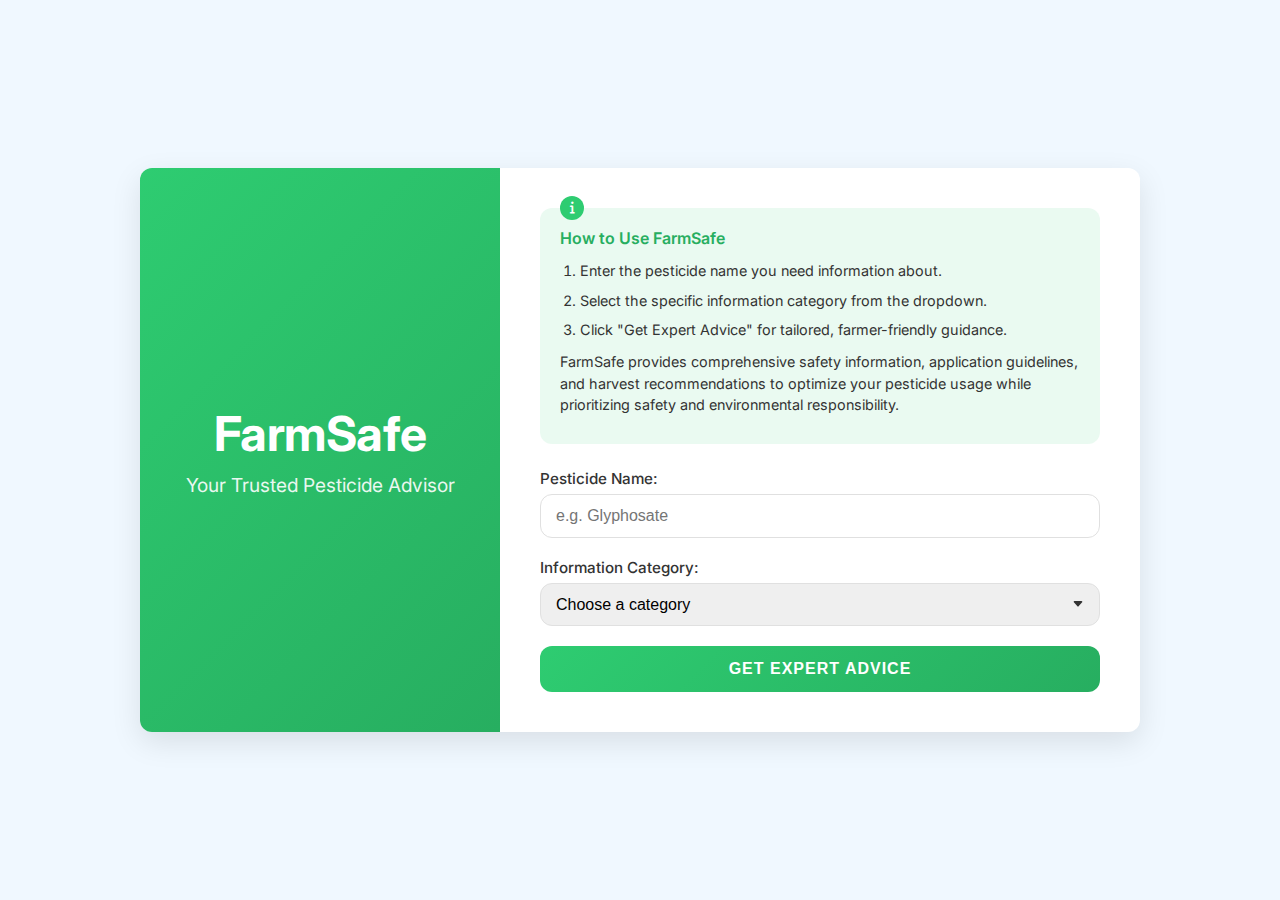
<file: templates/index.html>
<!DOCTYPE html>
<html lang="en">
<head>
    <meta charset="UTF-8">
    <meta name="viewport" content="width=device-width, initial-scale=1.0">
    <title>FarmSafe: Your Trusted Pesticide Advisor</title>
    <link href="https://fonts.googleapis.com/css2?family=Inter:wght@300;400;600;700&display=swap" rel="stylesheet">
    <link rel="stylesheet" href="https://cdnjs.cloudflare.com/ajax/libs/font-awesome/6.4.0/css/all.min.css">
    <style>
        :root {
            --primary-color: #2ecc71;
            --secondary-color: #27ae60;
            --text-color: #333;
            --bg-color: #f0f8ff;
            --card-bg: #ffffff;
            --shadow: 0 10px 30px rgba(0,0,0,0.1);
            --border-radius: 12px;
        }
        * {
            margin: 0;
            padding: 0;
            box-sizing: border-box;
        }
        body {
            font-family: 'Inter', sans-serif;
            background-color: var(--bg-color);
            color: var(--text-color);
            display: flex;
            justify-content: center;
            align-items: center;
            min-height: 100vh;
            padding: 20px;
        }
        .container {
            width: 100%;
            max-width: 1200px;
            display: flex;
            flex-direction: column;
            align-items: center;
        }
        .card {
            background-color: var(--card-bg);
            border-radius: var(--border-radius);
            box-shadow: var(--shadow);
            overflow: hidden;
            transition: transform 0.3s ease, box-shadow 0.3s ease;
            width: 100%;
            max-width: 1000px;
            display: flex;
            flex-direction: row;
        }
        .card:hover {
            transform: translateY(-5px);
            box-shadow: 0 15px 35px rgba(0,0,0,0.15);
        }
        .card-header {
            background: linear-gradient(135deg, var(--primary-color), var(--secondary-color));
            color: white;
            padding: 40px;
            text-align: center;
            flex: 1;
            display: flex;
            flex-direction: column;
            justify-content: center;
        }
        .card-body {
            padding: 40px;
            flex: 2;
        }
        h1 {
            font-size: 3rem;
            font-weight: 700;
            margin-bottom: 10px;
            letter-spacing: -0.5px;
        }
        .subtitle {
            font-size: 1.2rem;
            opacity: 0.9;
        }
        .instructions {
            background-color: rgba(46, 204, 113, 0.1);
            border-radius: var(--border-radius);
            padding: 20px;
            margin-bottom: 25px;
            position: relative;
        }
        .instructions-icon {
            position: absolute;
            top: -12px;
            left: 20px;
            background: var(--primary-color);
            color: white;
            width: 24px;
            height: 24px;
            border-radius: 50%;
            display: flex;
            justify-content: center;
            align-items: center;
            font-size: 0.8rem;
        }
        .instructions h4 {
            color: var(--secondary-color);
            margin-bottom: 12px;
            font-weight: 600;
        }
        .instructions ol {
            padding-left: 20px;
            margin-bottom: 10px;
        }
        .instructions li, .instructions p {
            margin-bottom: 8px;
            font-size: 0.9rem;
            line-height: 1.5;
        }
        .form-group {
            margin-bottom: 20px;
        }
        .form-label {
            display: block;
            margin-bottom: 6px;
            font-weight: 500;
            color: var(--text-color);
            font-size: 0.95rem;
        }
        .form-control {
            width: 100%;
            padding: 12px 15px;
            border: 1px solid #e0e0e0;
            border-radius: var(--border-radius);
            font-size: 1rem;
            transition: all 0.3s ease;
        }
        .form-control:focus {
            outline: none;
            border-color: var(--primary-color);
            box-shadow: 0 0 0 3px rgba(46, 204, 113, 0.2);
        }
        .btn {
            width: 100%;
            padding: 14px;
            background: linear-gradient(135deg, var(--primary-color), var(--secondary-color));
            color: white;
            border: none;
            border-radius: var(--border-radius);
            font-size: 1rem;
            font-weight: 600;
            text-transform: uppercase;
            letter-spacing: 1px;
            cursor: pointer;
            transition: all 0.3s ease;
        }
        .btn:hover {
            opacity: 0.9;
            transform: translateY(-2px);
            box-shadow: 0 5px 15px rgba(46, 204, 113, 0.4);
        }
        .btn:active {
            transform: translateY(0);
        }
        select.form-control {
            appearance: none;
            background-image: url("data:image/svg+xml,%3Csvg xmlns='http://www.w3.org/2000/svg' width='12' height='12' fill='%23333' viewBox='0 0 16 16'%3E%3Cpath d='M7.247 11.14L2.451 5.658C1.885 5.013 2.345 4 3.204 4h9.592a1 1 0 0 1 .753 1.659l-4.796 5.48a1 1 0 0 1-1.506 0z'/%3E%3C/svg%3E");
            background-repeat: no-repeat;
            background-position: right 15px center;
            padding-right: 35px;
        }

        @media (max-width: 768px) {
            .card {
                flex-direction: column;
                max-width: 420px;
            }
            .card-header, .card-body {
                padding: 30px;
            }
            h1 {
                font-size: 2.5rem;
            }
            .subtitle {
                font-size: 1rem;
            }
        }
    </style>
</head>
<body>
    <div class="container">
        <div class="card">
            <div class="card-header">
                <h1>FarmSafe</h1>
                <p class="subtitle">Your Trusted Pesticide Advisor</p>
            </div>
            <div class="card-body">
                <div class="instructions">
                    <div class="instructions-icon">
                        <i class="fas fa-info"></i>
                    </div>
                    <h4>How to Use FarmSafe</h4>
                    <ol>
                        <li>Enter the pesticide name you need information about.</li>
                        <li>Select the specific information category from the dropdown.</li>
                        <li>Click "Get Expert Advice" for tailored, farmer-friendly guidance.</li>
                    </ol>
                    <p>FarmSafe provides comprehensive safety information, application guidelines, and harvest recommendations to optimize your pesticide usage while prioritizing safety and environmental responsibility.</p>
                </div>

                <form method="POST">
                    <div class="form-group">
                        <label for="pesticide" class="form-label">Pesticide Name:</label>
                        <input type="text" class="form-control" id="pesticide" name="pesticide" placeholder="e.g. Glyphosate" required>
                    </div>
                    <div class="form-group">
                        <label for="category" class="form-label">Information Category:</label>
                        <select class="form-control" id="category" name="category" required>
                            <option value="" disabled selected>Choose a category</option>
                            <option value="info">General Information</option>
                            <option value="application">Application Guide</option>
                            <option value="safety">Safety Precautions</option>
                            <option value="environment">Environmental Impact</option>
                            <option value="residue">Residue and Harvest Time</option>
                        </select>
                    </div>
                    <button type="submit" class="btn">Get Expert Advice</button>
                </form>
            </div>
        </div>
    </div>
</body>
</html>
</file>
